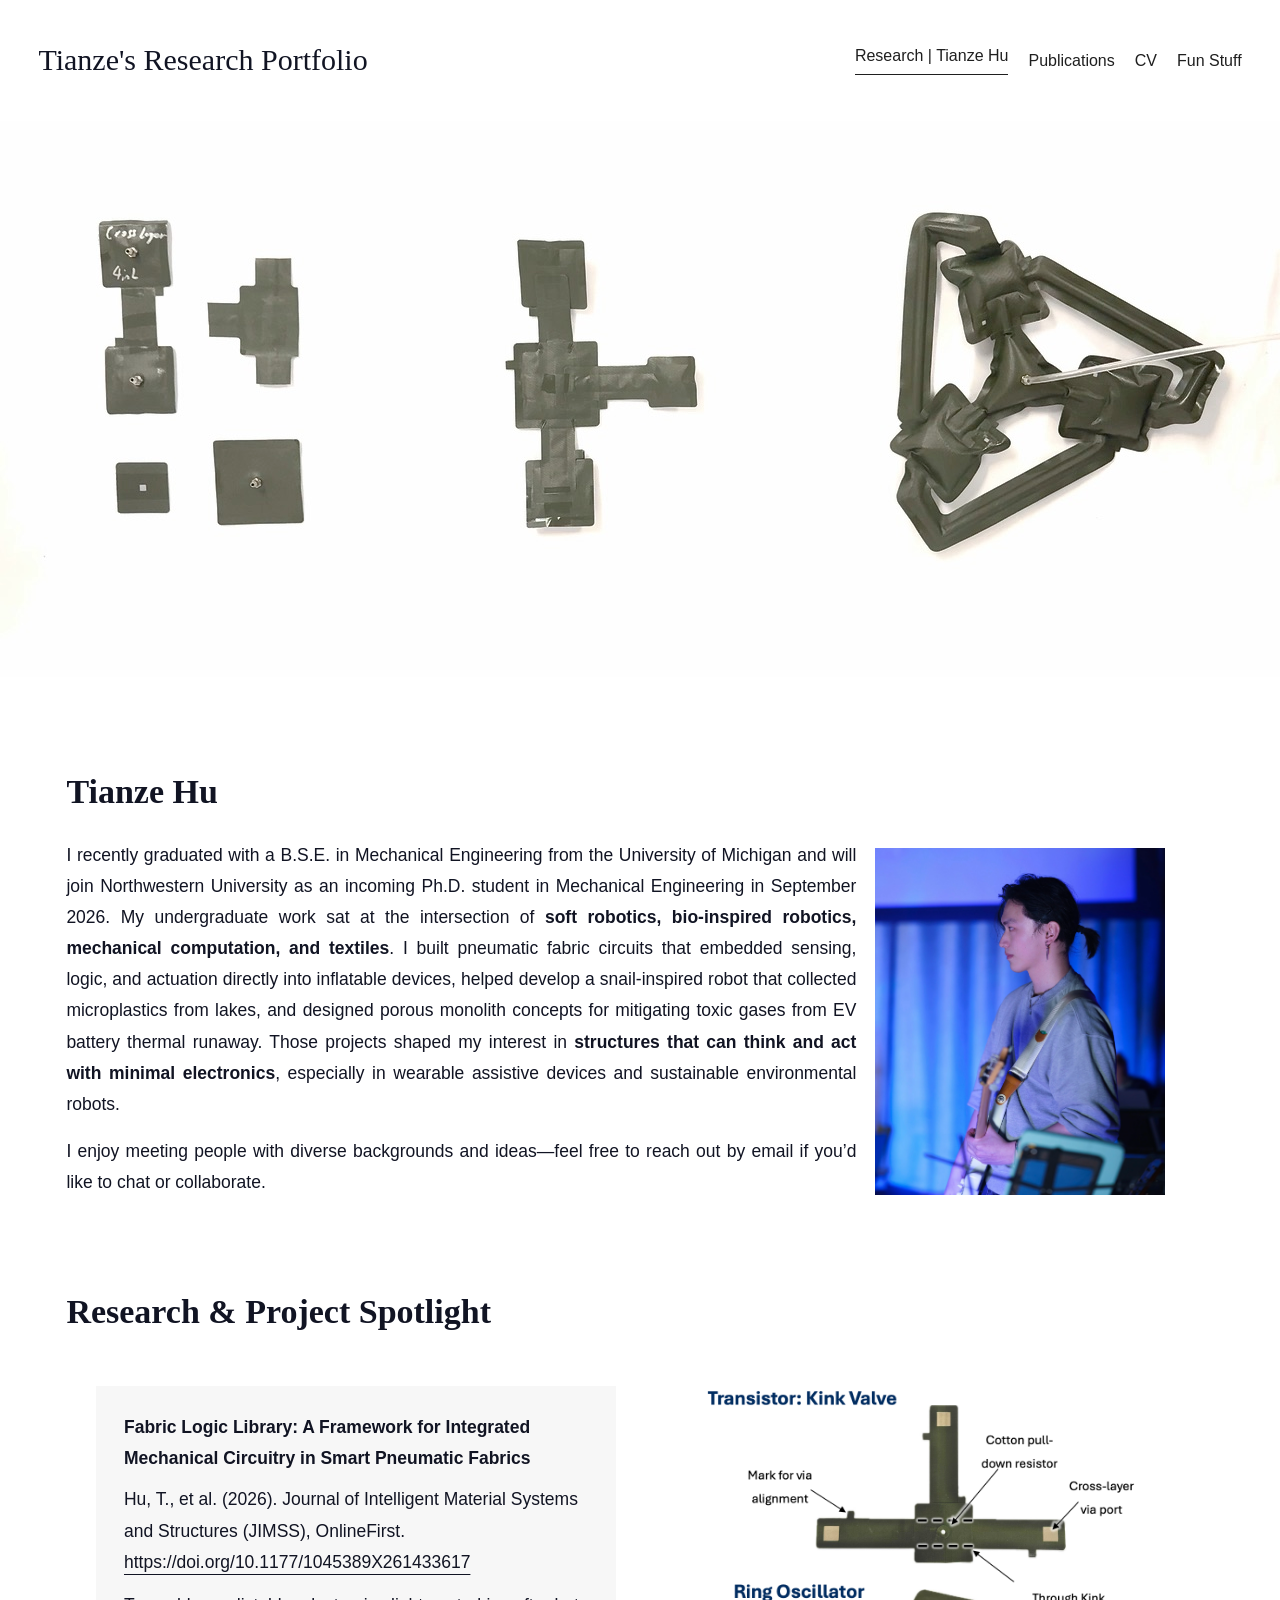
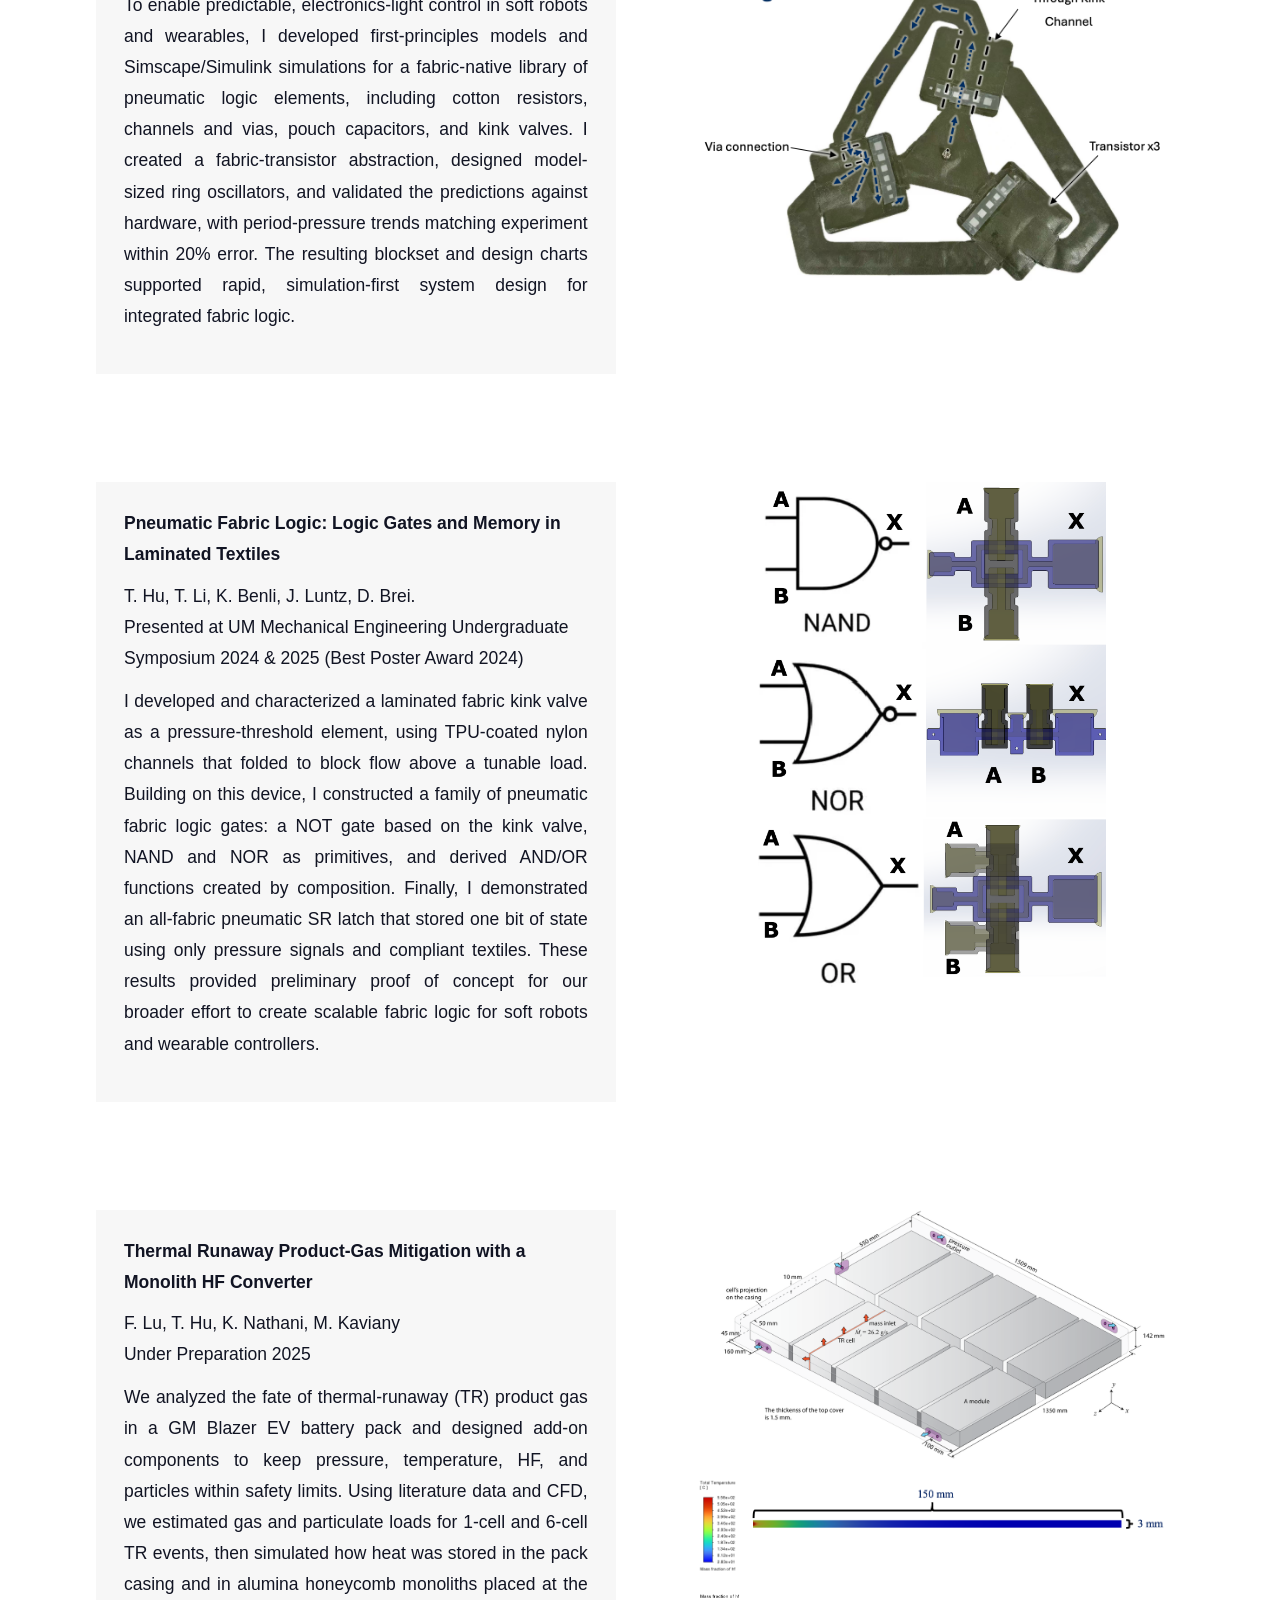
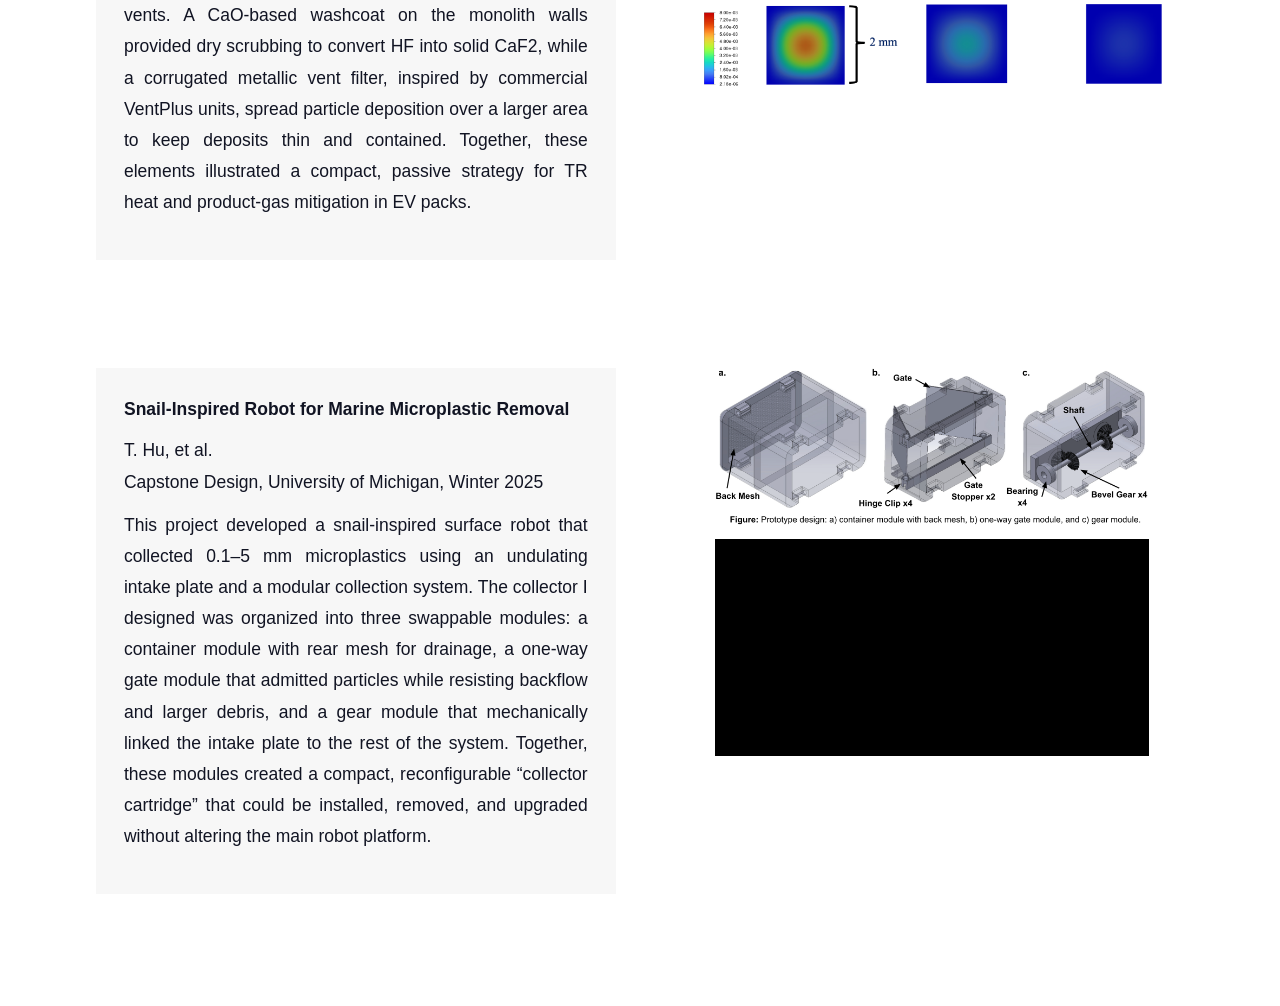
<file: index.html>
<!doctype html>
<html lang="en">
  <head>
    <meta charset="utf-8">
    <meta name="viewport" content="width=device-width, initial-scale=1">
    <title>Tianze's Research Portfolio</title>
    <meta name="description" content="Research portfolio for Tianze Hu, focused on soft robotics, bio-inspired robotics, mechanical computation, and textiles.">
    <link rel="icon" type="image/png" href="/assets/images/site-icon.png?v=3">
    <link rel="stylesheet" href="styles.css?v=19">
  </head>
  <body>
    <header class="site-header">
      <nav class="nav" aria-label="Main navigation">
        <a class="brand" href="/">Tianze's Research Portfolio</a>
        <div class="nav-links">
          <a href="/" aria-current="page">Research | Tianze Hu</a>
          <a href="/publications/">Publications</a>
          <a href="/curriculum-vitae/">CV</a>
          <a href="/fun-stuff/">Fun Stuff</a>
        </div>
      </nav>
    </header>

    <main class="main">
      <section class="hero-video" aria-label="Research portfolio video">
        <video autoplay muted loop playsinline preload="metadata" poster="assets/video/research-demo-poster.jpg">
          <source src="assets/video/research-demo.m4v" type="video/mp4">
        </video>
      </section>

      <section class="sqs-section">
        <div class="content-grid">
          <div class="copy">
            <h3>Tianze Hu</h3>
            <p>I recently graduated with a B.S.E. in Mechanical Engineering from the University of Michigan and will join Northwestern University as an incoming Ph.D. student in Mechanical Engineering in September 2026. My undergraduate work sat at the intersection of <strong>soft robotics, bio-inspired robotics, mechanical computation, and textiles</strong>. I built pneumatic fabric circuits that embedded sensing, logic, and actuation directly into inflatable devices, helped develop a snail-inspired robot that collected microplastics from lakes, and designed porous monolith concepts for mitigating toxic gases from EV battery thermal runaway. Those projects shaped my interest in <strong>structures that can think and act with minimal electronics</strong>, especially in wearable assistive devices and sustainable environmental robots.</p>
            <p>I enjoy meeting people with diverse backgrounds and ideas—feel free to reach out by email if you’d like to chat or collaborate.</p>
          </div>
          <img class="portrait" src="assets/images/image-01.webp" alt="Tianze Hu">
        </div>
      </section>

      <section class="sqs-section research-section">
        <h3 class="section-title">Research &amp; Project Spotlight</h3>

        <div class="project-list">
          <article class="project">
            <div class="project-text">
              <p class="project-title"><strong>Fabric Logic Library: A Framework for Integrated Mechanical Circuitry in Smart Pneumatic Fabrics</strong></p>
              <p class="project-meta">Hu, T., et al. (2026). Journal of Intelligent Material Systems and Structures (JIMSS), OnlineFirst.<br><a href="https://doi.org/10.1177/1045389X261433617">https://doi.org/10.1177/1045389X261433617</a></p>
              <p>To enable predictable, electronics-light control in soft robots and wearables, I developed first-principles models and Simscape/Simulink simulations for a fabric-native library of pneumatic logic elements, including cotton resistors, channels and vias, pouch capacitors, and kink valves. I created a fabric-transistor abstraction, designed model-sized ring oscillators, and validated the predictions against hardware, with period-pressure trends matching experiment within 20% error. The resulting blockset and design charts supported rapid, simulation-first system design for integrated fabric logic.</p>
            </div>
            <div class="project-media">
              <img src="assets/images/image-02.png" alt="Fabric logic library research figure">
            </div>
          </article>

          <article class="project">
            <div class="project-text">
              <p class="project-title"><strong>Pneumatic Fabric Logic: Logic Gates and Memory in Laminated Textiles</strong></p>
              <p class="project-meta">T. Hu, T. Li, K. Benli, J. Luntz, D. Brei.<br>Presented at UM Mechanical Engineering Undergraduate Symposium 2024 &amp; 2025 (Best Poster Award 2024)</p>
              <p>I developed and characterized a laminated fabric kink valve as a pressure-threshold element, using TPU-coated nylon channels that folded to block flow above a tunable load. Building on this device, I constructed a family of pneumatic fabric logic gates: a NOT gate based on the kink valve, NAND and NOR as primitives, and derived AND/OR functions created by composition. Finally, I demonstrated an all-fabric pneumatic SR latch that stored one bit of state using only pressure signals and compliant textiles. These results provided preliminary proof of concept for our broader effort to create scalable fabric logic for soft robots and wearable controllers.</p>
            </div>
            <div class="project-media">
              <img src="assets/images/image-03.png" alt="Pneumatic fabric logic gate figure">
            </div>
          </article>

          <article class="project">
            <div class="project-text">
              <p class="project-title"><strong>Thermal Runaway Product-Gas Mitigation with a Monolith HF Converter</strong></p>
              <p class="project-meta">F. Lu, T. Hu, K. Nathani, M. Kaviany<br>Under Preparation 2025</p>
              <p>We analyzed the fate of thermal-runaway (TR) product gas in a GM Blazer EV battery pack and designed add-on components to keep pressure, temperature, HF, and particles within safety limits. Using literature data and CFD, we estimated gas and particulate loads for 1-cell and 6-cell TR events, then simulated how heat was stored in the pack casing and in alumina honeycomb monoliths placed at the vents. A CaO-based washcoat on the monolith walls provided dry scrubbing to convert HF into solid CaF2, while a corrugated metallic vent filter, inspired by commercial VentPlus units, spread particle deposition over a larger area to keep deposits thin and contained. Together, these elements illustrated a compact, passive strategy for TR heat and product-gas mitigation in EV packs.</p>
            </div>
            <div class="project-media">
              <img src="assets/images/image-04.png" alt="Thermal runaway system figure">
              <img src="assets/images/image-05.png" alt="Thermal runaway simulation figure">
              <img src="assets/images/image-06.png" alt="Thermal runaway mitigation result figure">
            </div>
          </article>

          <article class="project">
            <div class="project-text">
              <p class="project-title"><strong>Snail-Inspired Robot for Marine Microplastic Removal</strong></p>
              <p class="project-meta">T. Hu, et al.<br>Capstone Design, University of Michigan, Winter 2025</p>
              <p>This project developed a snail-inspired surface robot that collected 0.1–5 mm microplastics using an undulating intake plate and a modular collection system. The collector I designed was organized into three swappable modules: a container module with rear mesh for drainage, a one-way gate module that admitted particles while resisting backflow and larger debris, and a gear module that mechanically linked the intake plate to the rest of the system. Together, these modules created a compact, reconfigurable “collector cartridge” that could be installed, removed, and upgraded without altering the main robot platform.</p>
            </div>
            <div class="project-media">
              <img src="assets/images/image-07.png" alt="Snail-inspired robot collector design figure">
              <video autoplay muted loop playsinline preload="metadata">
                <source src="assets/video/home-background.m4v" type="video/mp4">
              </video>
            </div>
          </article>
        </div>
      </section>
    </main>

    <footer class="site-footer"></footer>
  </body>
</html>
</file>
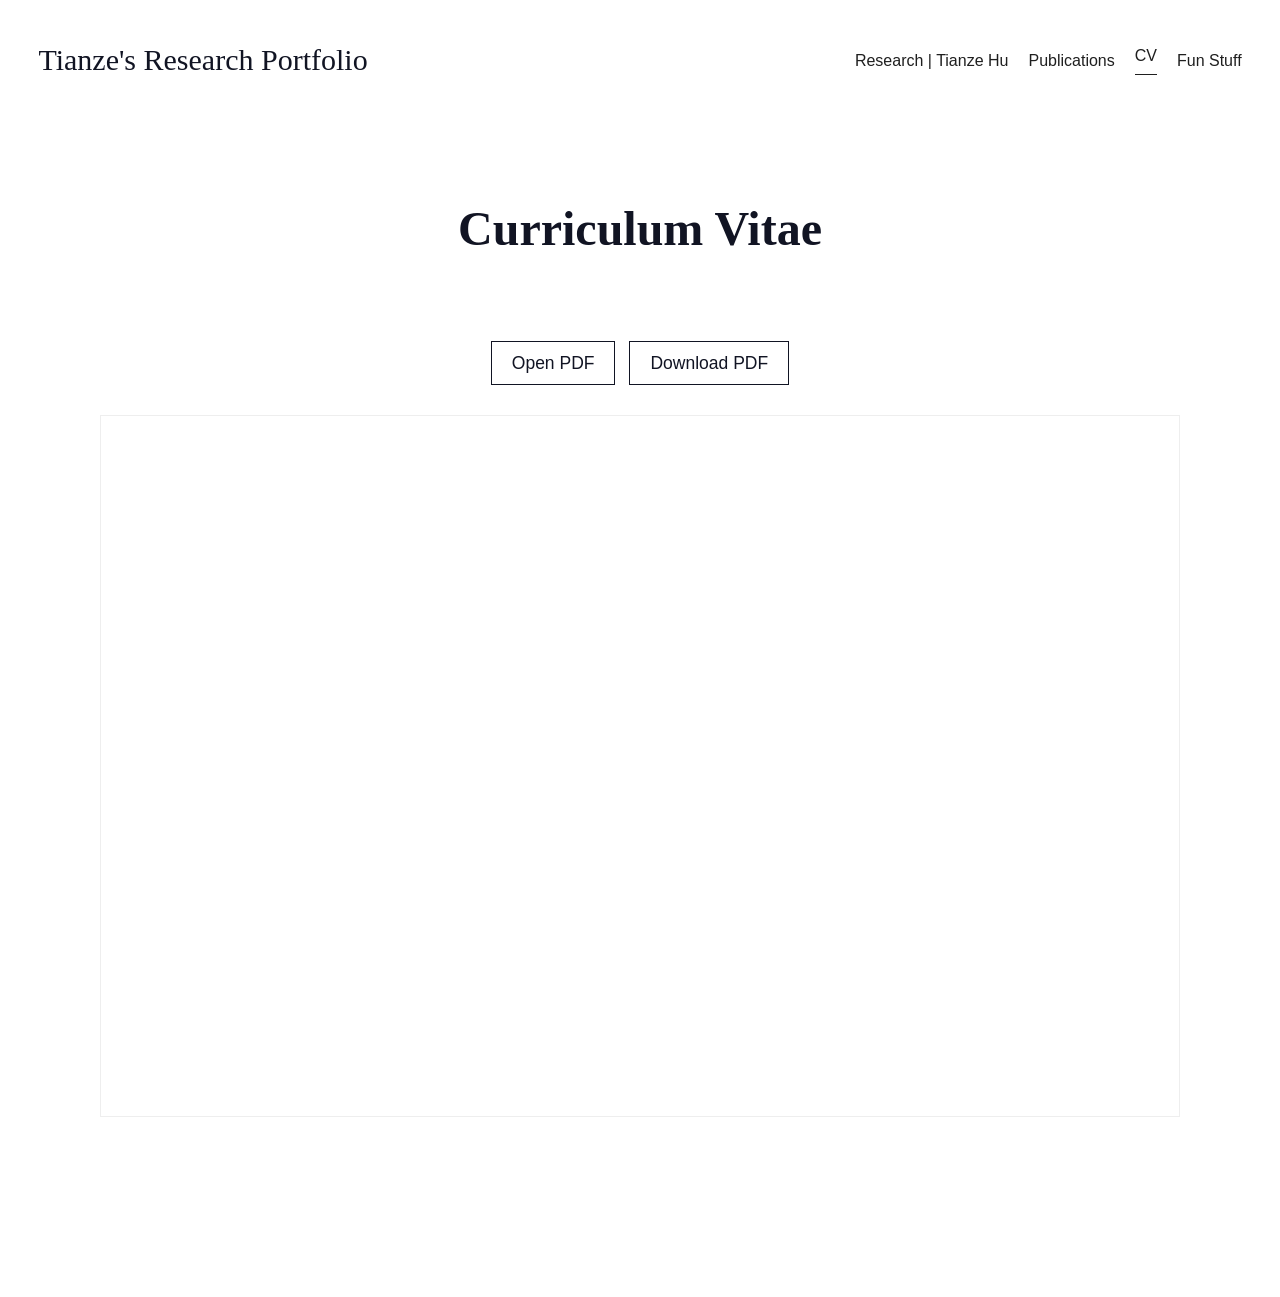
<file: curriculum-vitae/index.html>
<!doctype html>
<html lang="en">
  <head>
    <meta charset="utf-8">
    <meta name="viewport" content="width=device-width, initial-scale=1">
    <title>Services — Tianze's Research Portfolio</title>
    <meta name="description" content="Curriculum vitae for Tianze Hu.">
    <link rel="icon" type="image/png" href="/assets/images/site-icon.png?v=3">
    <link rel="stylesheet" href="../styles.css?v=2">
  </head>
  <body>
    <header class="site-header">
      <nav class="nav" aria-label="Main navigation">
        <a class="brand" href="/">Tianze's Research Portfolio</a>
        <div class="nav-links">
          <a href="/">Research | Tianze Hu</a>
          <a href="/publications/">Publications</a>
          <a href="/curriculum-vitae/" aria-current="page">CV</a>
          <a href="/fun-stuff/">Fun Stuff</a>
        </div>
      </nav>
    </header>

    <main class="main">
      <section class="page-title">
        <h1>Curriculum Vitae</h1>
      </section>

      <section class="simple-page">
        <div class="actions">
          <a class="button" href="../assets/files/CV_Tianze_Hu.pdf">Open PDF</a>
          <a class="button" href="../assets/files/CV_Tianze_Hu.pdf" download>Download PDF</a>
        </div>
        <iframe class="pdf-frame" src="../assets/files/CV_Tianze_Hu.pdf" title="Tianze Hu CV PDF"></iframe>
      </section>
    </main>

    <footer class="site-footer"></footer>
  </body>
</html>
</file>
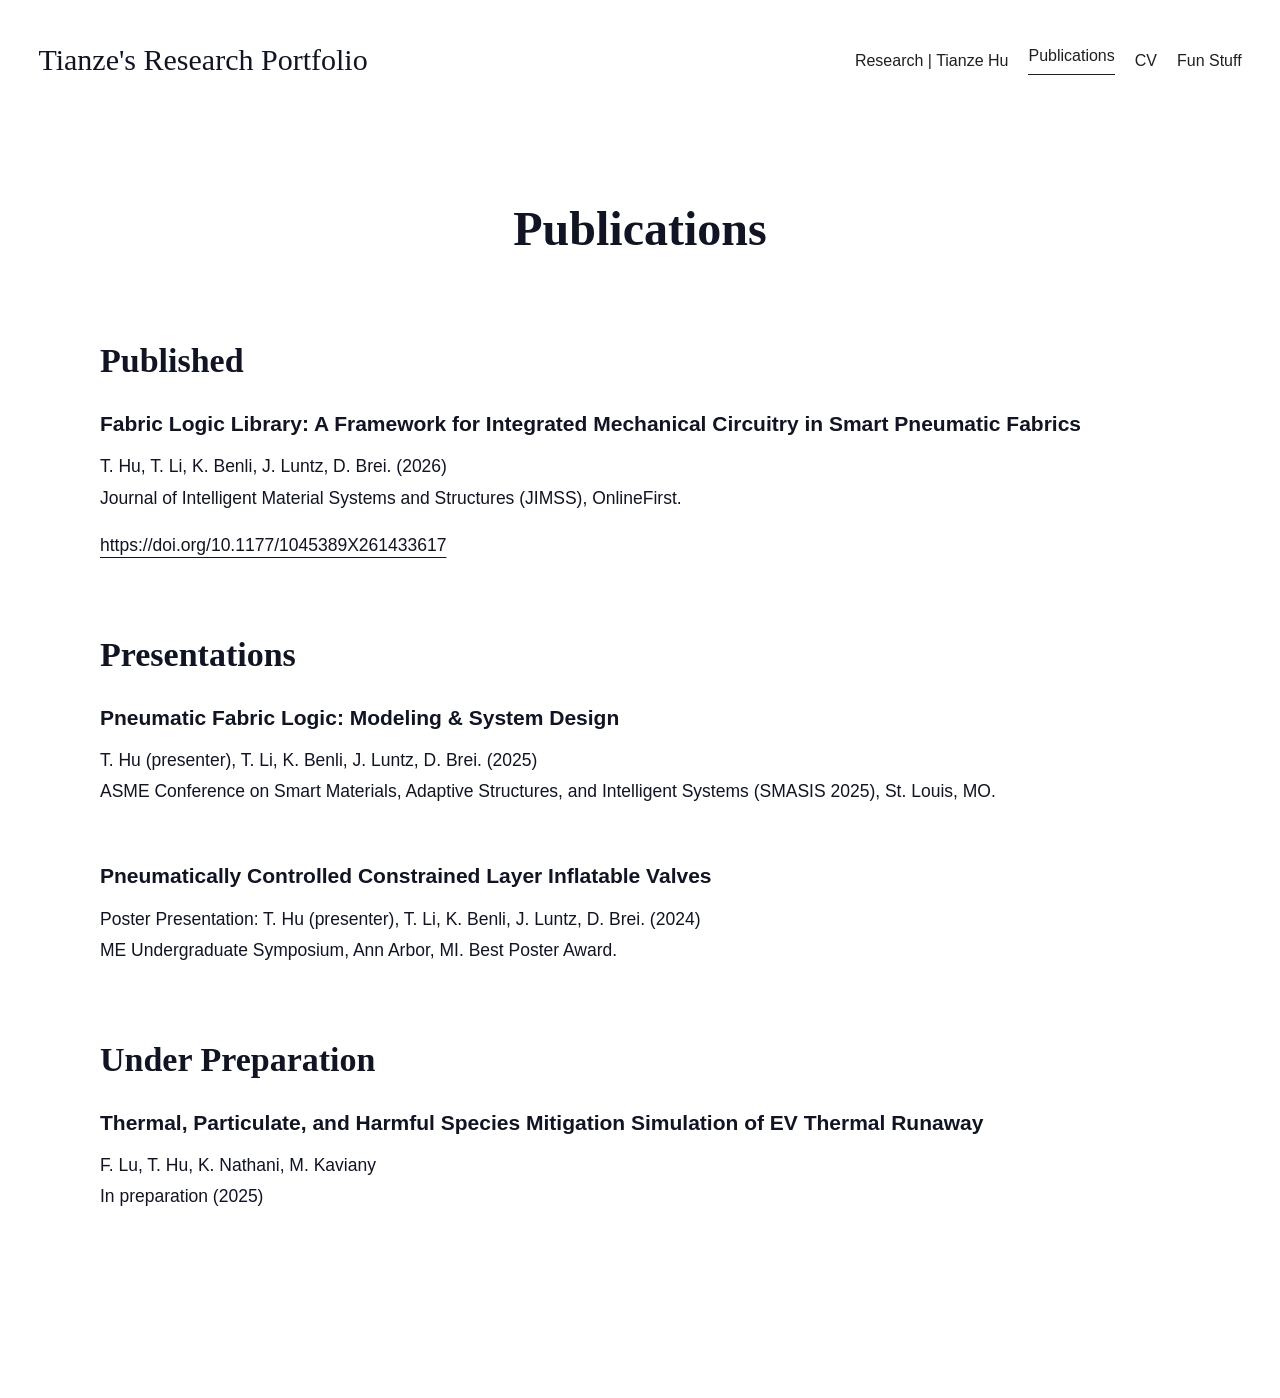
<file: publications/index.html>
<!doctype html>
<html lang="en">
  <head>
    <meta charset="utf-8">
    <meta name="viewport" content="width=device-width, initial-scale=1">
    <title>Publications — Tianze's Research Portfolio</title>
    <meta name="description" content="Published work, presentations, and manuscripts by Tianze Hu.">
    <link rel="icon" type="image/png" href="/assets/images/site-icon.png?v=3">
    <link rel="stylesheet" href="../styles.css?v=6">
  </head>
  <body>
    <header class="site-header">
      <nav class="nav" aria-label="Main navigation">
        <a class="brand" href="/">Tianze's Research Portfolio</a>
        <div class="nav-links">
          <a href="/">Research | Tianze Hu</a>
          <a href="/publications/" aria-current="page">Publications</a>
          <a href="/curriculum-vitae/">CV</a>
          <a href="/fun-stuff/">Fun Stuff</a>
        </div>
      </nav>
    </header>

    <main class="main">
      <section class="page-title">
        <h1>Publications</h1>
      </section>

      <section class="simple-page">
        <h3>Published</h3>
        <div class="publication-list">
          <article class="publication">
            <h2>Fabric Logic Library: A Framework for Integrated Mechanical Circuitry in Smart Pneumatic Fabrics</h2>
            <p class="pub-meta">T. Hu, T. Li, K. Benli, J. Luntz, D. Brei. (2026)</p>
            <p>Journal of Intelligent Material Systems and Structures (JIMSS), OnlineFirst.</p>
            <p><a href="https://doi.org/10.1177/1045389X261433617">https://doi.org/10.1177/1045389X261433617</a></p>
          </article>
        </div>

        <h3>Presentations</h3>
        <div class="publication-list">
          <article class="publication">
            <h2>Pneumatic Fabric Logic: Modeling &amp; System Design</h2>
            <p class="pub-meta">T. Hu (presenter), T. Li, K. Benli, J. Luntz, D. Brei. (2025)</p>
            <p>ASME Conference on Smart Materials, Adaptive Structures, and Intelligent Systems (SMASIS 2025), St. Louis, MO.</p>
          </article>
          <article class="publication">
            <h2>Pneumatically Controlled Constrained Layer Inflatable Valves</h2>
            <p class="pub-meta">Poster Presentation: T. Hu (presenter), T. Li, K. Benli, J. Luntz, D. Brei. (2024)</p>
            <p>ME Undergraduate Symposium, Ann Arbor, MI. Best Poster Award.</p>
          </article>
        </div>

        <h3>Under Preparation</h3>
        <div class="publication-list">
          <article class="publication">
            <h2>Thermal, Particulate, and Harmful Species Mitigation Simulation of EV Thermal Runaway</h2>
            <p class="pub-meta">F. Lu, T. Hu, K. Nathani, M. Kaviany</p>
            <p>In preparation (2025)</p>
          </article>
        </div>
      </section>
    </main>

    <footer class="site-footer"></footer>
  </body>
</html>
</file>
<file: styles.css>
:root {
  --ink: #111423;
  --muted: #333333;
  --paper: #ffffff;
  --hairline: #eeeeee;
  --header-height: 121px;
}

* {
  box-sizing: border-box;
}

html {
  scroll-behavior: smooth;
}

body {
  margin: 0;
  background: var(--paper);
  color: var(--ink);
  font-family: "Proxima Nova", "Helvetica Neue", Arial, sans-serif;
  font-size: 17.5px;
  line-height: 1.78;
}

a {
  color: inherit;
  text-decoration-thickness: 1px;
  text-underline-offset: 0.35em;
}

img,
video {
  display: block;
  max-width: 100%;
}

.site-header {
  position: sticky;
  top: 0;
  z-index: 40;
  background: rgba(255, 255, 255, 0.96);
}

.nav {
  display: flex;
  align-items: center;
  justify-content: space-between;
  min-height: var(--header-height);
  padding: 30px 3vw;
}

.brand {
  color: var(--ink);
  font-family: Georgia, "Times New Roman", serif;
  font-size: 30px;
  line-height: 1.15;
  text-decoration: none;
}

.nav-links {
  display: flex;
  align-items: center;
  justify-content: flex-end;
  gap: 20px;
  color: #1f1f1f;
  font-size: 16px;
  line-height: 1.2;
}

.nav-links a {
  text-decoration: none;
}

.nav-links a[aria-current="page"] {
  border-bottom: 1px solid currentColor;
  padding-bottom: 8px;
}

.main {
  overflow: hidden;
}

.sqs-section {
  padding: 42px 3vw;
}

.hero-video {
  position: relative;
  aspect-ratio: 1280 / 556;
  height: auto;
  max-height: calc(100vh - var(--header-height));
  padding: 0;
  overflow: hidden;
  background: #fff;
}

.hero-video video {
  width: 100%;
  height: 100%;
  object-fit: contain;
}

.content-grid {
  display: grid;
  grid-template-columns: minmax(0, 2.05fr) minmax(240px, 0.8fr);
  gap: 5vw;
  align-items: center;
  min-height: 538px;
}

.hero-video + .sqs-section {
  padding-top: 95px;
}

.hero-video + .sqs-section .content-grid {
  align-items: center;
  min-height: auto;
}

.content-grid .copy {
  max-width: 790px;
}

.portrait {
  justify-self: center;
  width: min(290px, 100%);
  transform: translate(0, 28px);
}

h1,
h2,
h3,
.section-title {
  margin: 0;
  color: var(--ink);
  font-family: Georgia, "Times New Roman", serif;
  font-weight: 700;
  letter-spacing: 0;
  line-height: 1.17;
}

h1 {
  font-size: 48px;
}

h2 {
  font-size: 43px;
}

.section-title {
  font-size: 34px;
}

h3 {
  margin-bottom: 28px;
  font-size: 34px;
}

p {
  margin: 0 0 1rem;
}

.content-grid .copy p,
.project-text p:not(.project-title):not(.project-meta) {
  text-align: justify;
  text-align-last: left;
  text-justify: inter-word;
}

strong {
  font-weight: 700;
}

.research-section {
  padding-top: 36px;
}

.research-section .section-title {
  margin-left: 28px;
  margin-bottom: 54px;
}

.project-list {
  display: grid;
  gap: 108px;
}

.project {
  display: grid;
  grid-template-columns: minmax(0, 0.9fr) minmax(320px, 0.94fr);
  gap: 3.5vw;
  align-items: start;
  padding: 0 3vw 0 4.5vw;
}

.project-text {
  max-width: 560px;
  background: #f7f7f7;
  padding: 26px 28px;
}

.project-title {
  margin-bottom: 10px;
  font-weight: 700;
}

.project-meta {
  margin-bottom: 12px;
}

.project-media {
  display: grid;
  gap: 12px;
  width: 88%;
  justify-self: center;
}

.project:nth-child(n+2) .project-media {
  width: 76%;
  justify-self: center;
}

.project:nth-child(2) .project-media {
  width: 64%;
}

.project:nth-child(3) .project-media {
  width: 86%;
  gap: 20px;
}

.project:nth-child(4) .project-media {
  width: 80%;
}

.project-media img,
.project-media video {
  width: 100%;
  object-fit: contain;
}

.project-media video {
  background: #000;
}

.page-title {
  padding: 80px 3vw 36px;
  text-align: center;
}

.simple-page {
  width: min(1080px, calc(100% - 6vw));
  margin: 0 auto;
  padding: 48px 0 100px;
}

.publication-list {
  display: grid;
  gap: 38px;
}

.simple-page h3:not(:first-child) {
  margin-top: 58px;
}

.publication h2 {
  margin-bottom: 12px;
  font-family: "Proxima Nova", "Helvetica Neue", Arial, sans-serif;
  font-size: 21px;
  line-height: 1.45;
}

.pub-meta {
  margin-bottom: 0;
}

.actions {
  display: flex;
  flex-wrap: wrap;
  justify-content: center;
  gap: 14px;
  margin-bottom: 30px;
}

.button {
  display: inline-flex;
  align-items: center;
  min-height: 44px;
  border: 1px solid var(--ink);
  padding: 0 20px;
  text-decoration: none;
}

.pdf-frame {
  width: 100%;
  height: min(78vh, 860px);
  border: 1px solid var(--hairline);
  background: #fff;
}

.fun-section {
  padding: 56px 0 42px;
}

.fun-title {
  margin: 0 0 64px;
  padding: 0 3vw;
  text-align: center;
}

.carousel-wrap {
  position: relative;
  z-index: 1;
}

.carousel {
  display: flex;
  gap: 24px;
  overflow-x: auto;
  overscroll-behavior-x: contain;
  scroll-snap-type: x proximity;
  scrollbar-width: none;
  padding: 10px 3vw 34px;
}

.carousel.is-looping {
  scroll-snap-type: none;
}

.carousel::-webkit-scrollbar {
  display: none;
}

.carousel-card {
  flex: 0 0 369px;
  margin: 0;
  scroll-snap-align: start;
}

.carousel.is-looping .carousel-card {
  scroll-snap-align: none;
}

.carousel-card img {
  width: 369px;
  height: 370px;
  object-fit: cover;
  transition: transform 180ms ease, box-shadow 180ms ease, filter 180ms ease;
}

.carousel-card a {
  display: block;
  text-decoration: none;
}

.carousel-card:hover img,
.carousel-card:focus-within img {
  position: relative;
  z-index: 3;
  transform: scale(1.045);
  filter: saturate(1.04);
  box-shadow: 0 18px 34px rgba(17, 20, 35, 0.22);
}

.carousel-card figcaption {
  margin-top: 20px;
  color: #111;
  font-family: Georgia, "Times New Roman", serif;
  font-size: 19px;
  line-height: 1.32;
}

.carousel-arrow {
  position: absolute;
  top: 164px;
  z-index: 10;
  display: flex;
  align-items: center;
  justify-content: center;
  width: 60px;
  height: 60px;
  border: 0;
  border-radius: 999px;
  background: rgba(23, 28, 51, 0.72);
  color: #fff;
  font-family: Arial, "Helvetica Neue", sans-serif;
  font-size: 34px;
  font-weight: 400;
  line-height: 1;
  padding: 0 0 3px;
  cursor: pointer;
}

.carousel-arrow.prev {
  left: 5vw;
}

.carousel-arrow.next {
  right: 5vw;
}

.photos-heading {
  min-height: 217px;
  padding: 68px 3vw 24px;
  text-align: center;
}

.photos-heading h1 {
  white-space: nowrap;
}

.photo-grid-section {
  padding: 0 0 32px;
}

.photo-grid {
  display: grid;
  grid-template-columns: repeat(4, minmax(0, 225px));
  justify-content: space-between;
  gap: 95px clamp(32px, 7.5vw, 96px);
  padding: 39px 3vw 42px;
}

.photo-grid a {
  position: relative;
  display: block;
  width: 225px;
  height: 169px;
  overflow: hidden;
  background: #f3f3f3;
  text-decoration: none;
  transition: transform 180ms ease, box-shadow 180ms ease, filter 180ms ease;
}

.photo-grid img {
  width: 100%;
  height: 100%;
  object-fit: cover;
  transition: opacity 0.25s ease, transform 180ms ease;
}

.photo-grid a:hover,
.photo-grid a:focus-visible {
  z-index: 2;
  transform: scale(1.045);
  box-shadow: 0 16px 30px rgba(17, 20, 35, 0.18);
  filter: saturate(1.04);
}

.photo-grid a:hover img,
.photo-grid a:focus-visible img {
  opacity: 0.72;
  transform: scale(1.03);
}

.travel-status {
  min-height: 446px;
  padding: 72px 3vw 80px;
  text-align: center;
}

.lightbox {
  position: fixed;
  inset: 0;
  z-index: 80;
  display: flex;
  align-items: center;
  justify-content: center;
  padding: 32px;
  background: rgba(8, 10, 18, 0.86);
}

.lightbox[hidden] {
  display: none;
}

.lightbox img {
  max-width: min(100%, 1180px);
  max-height: 88vh;
  object-fit: contain;
  box-shadow: 0 24px 70px rgba(0, 0, 0, 0.36);
}

.lightbox-close {
  position: absolute;
  top: 22px;
  right: 24px;
  display: flex;
  align-items: center;
  justify-content: center;
  width: 46px;
  height: 46px;
  border: 0;
  border-radius: 999px;
  background: rgba(255, 255, 255, 0.92);
  color: #111423;
  font-size: 28px;
  line-height: 1;
  cursor: pointer;
}

.travel-status h2 {
  width: min(792px, 100%);
  margin: 0 auto 24px;
}

.travel-status .flags {
  font-family: Georgia, "Times New Roman", serif;
  font-size: 43px;
  font-weight: 700;
  line-height: 1.32;
  text-align: center;
}

.site-footer {
  padding: 28px 3vw 42px;
  color: #555;
  font-size: 14px;
}

@media (min-width: 901px) {
  .hero-video + .sqs-section .content-grid {
    width: calc(100% - 28px);
    margin-left: 28px;
  }

  .portrait {
    transform: translate(-66px, 28px);
  }
}

@media (max-width: 900px) {
  :root {
    --header-height: auto;
  }

  body {
    font-size: 16px;
  }

  .nav {
    align-items: flex-start;
    flex-direction: column;
    gap: 18px;
    padding: 24px 6vw;
  }

  .nav-links {
    flex-wrap: wrap;
    justify-content: flex-start;
  }

  .hero-video {
    min-height: 0;
  }

  .sqs-section,
  .page-title,
  .project,
  .fun-title,
  .photos-heading,
  .travel-status,
  .site-footer {
    padding-left: 6vw;
    padding-right: 6vw;
  }

  .hero-video + .sqs-section {
    padding-top: 72px;
  }

  .content-grid,
  .project {
    grid-template-columns: 1fr;
  }

  .project {
    gap: 20px;
    padding-top: 0;
    padding-bottom: 0;
  }

  .project:nth-child(3) .project-media {
    gap: 18px;
  }

  .project-list {
    gap: 72px;
  }

  .carousel {
    padding-left: 6vw;
    padding-right: 6vw;
  }

  .carousel-card,
  .carousel-card img {
    width: min(72vw, 369px);
  }

  .carousel-card {
    flex-basis: min(72vw, 369px);
  }

  .photo-grid {
    grid-template-columns: repeat(2, minmax(0, 1fr));
    gap: 28px;
    padding: 30px 6vw;
  }

  .photo-grid a {
    width: 100%;
    height: auto;
    aspect-ratio: 4 / 3;
  }
}

@media (max-width: 560px) {
  .brand {
    font-size: 26px;
  }

  .nav-links {
    gap: 14px;
    font-size: 15px;
  }

  h1,
  h2,
  .section-title,
  .travel-status .flags {
    font-size: 35px;
  }

  h3 {
    font-size: 30px;
  }

  .hero-video {
    min-height: 330px;
  }

  .photo-grid {
    grid-template-columns: 1fr;
  }
}
</file>
